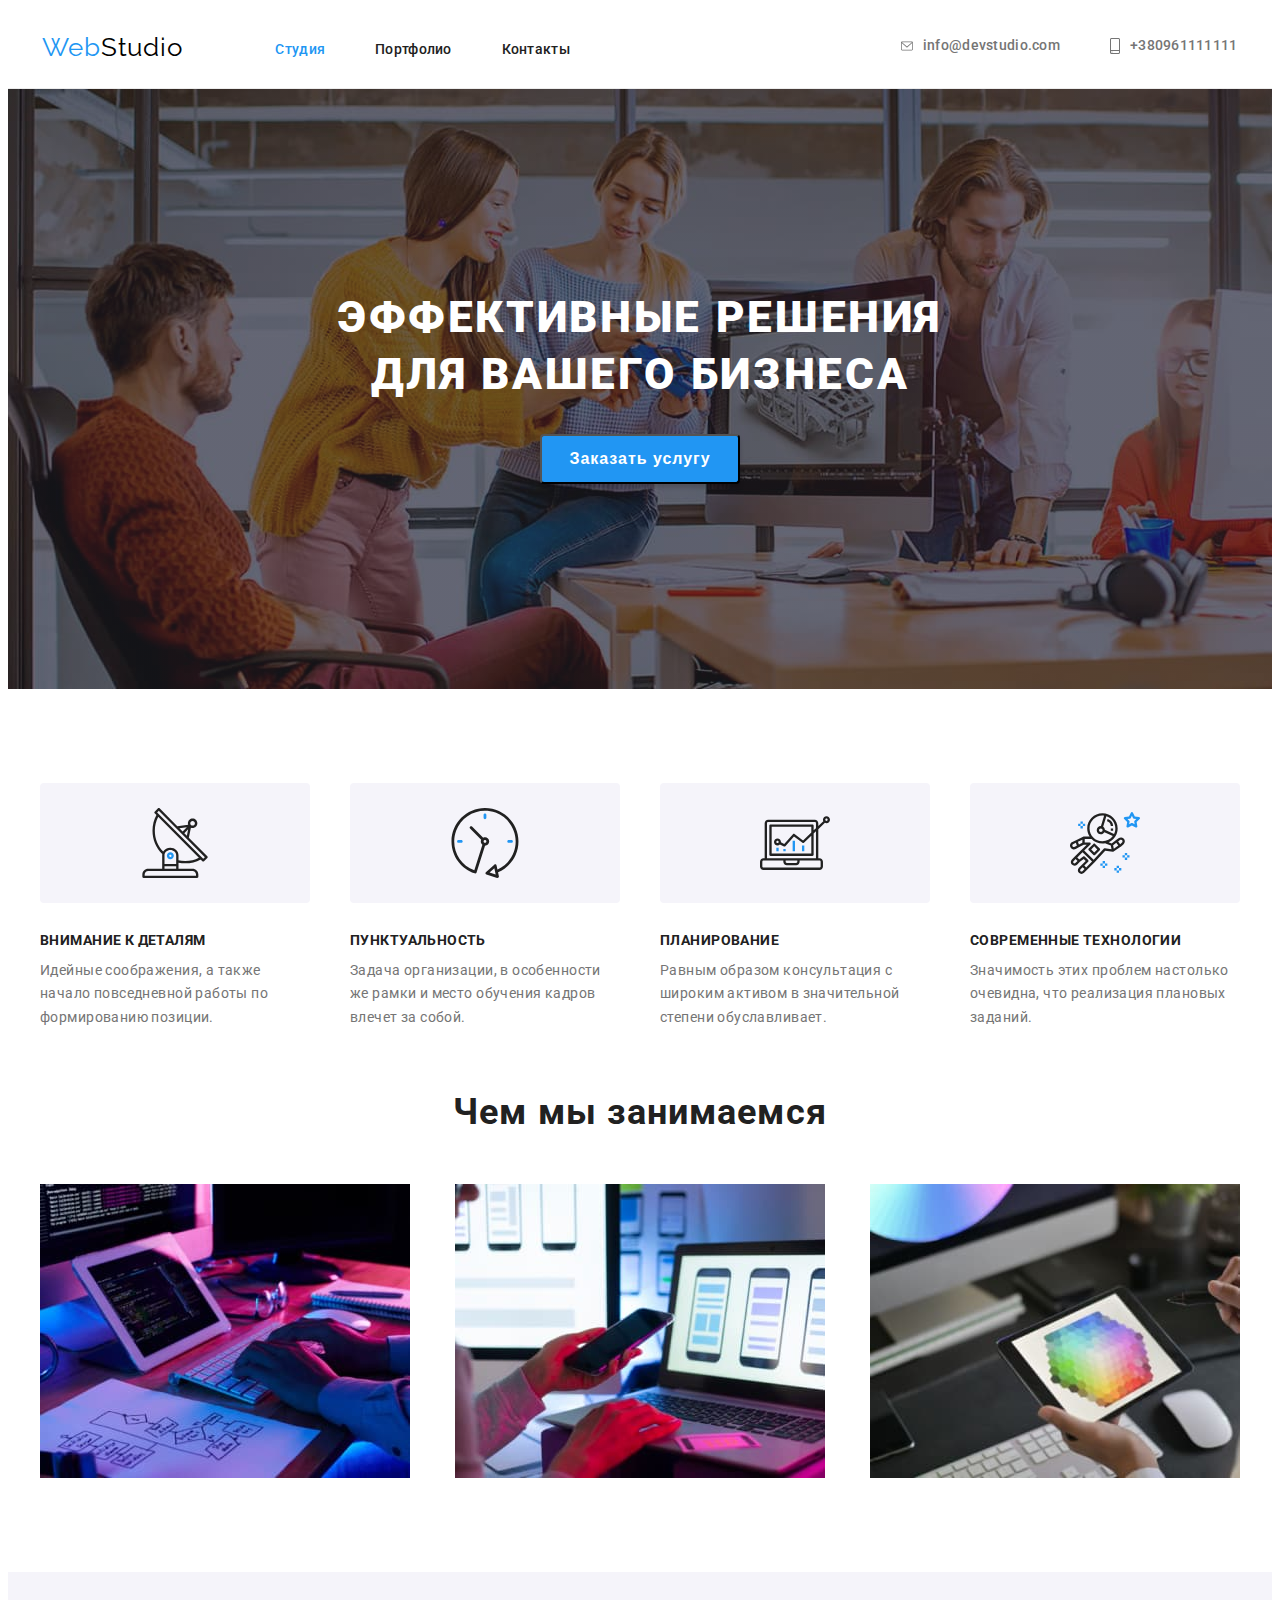
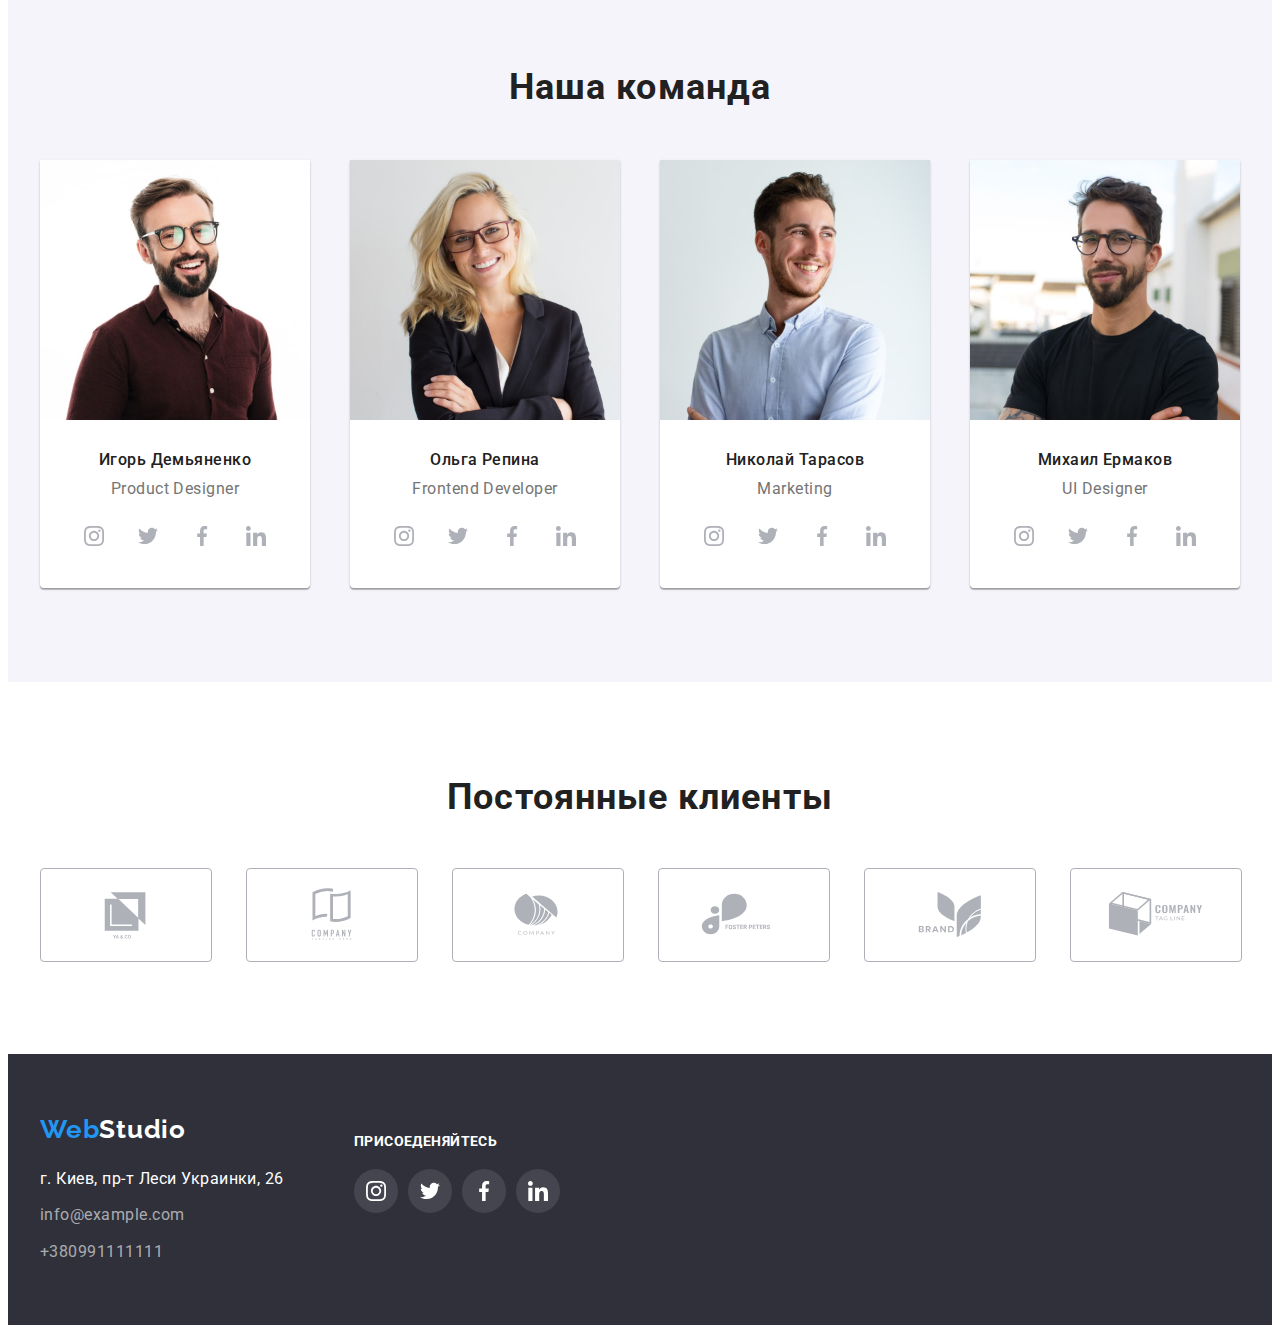
<file: index.html>
<!DOCTYPE html>
<html lang="ru">
<head>
    <meta charset="UTF-8">
    <meta http-equiv="X-UA-Compatible" content="IE=edge">
    <meta name="viewport" content="width=device-width, initial-scale=1.0">
    <title>Document</title>
    <link rel="preconnect" href="https://fonts.googleapis.com">
    <link rel="preconnect" href="https://fonts.gstatic.com" crossorigin>
    <link href="https://fonts.googleapis.com/css2?family=Raleway:wght@700&family=Roboto:wght@400;500;700;900&display=swap" rel="stylesheet">
    <link rel="stylesheet" href="https://cdnjs.cloudflare.com/ajax/libs/modern-normalize/1.1.0/modern-normalize.min.css" integrity="sha512-wpPYUAdjBVSE4KJnH1VR1HeZfpl1ub8YT/NKx4PuQ5NmX2tKuGu6U/JRp5y+Y8XG2tV+wKQpNHVUX03MfMFn9Q==" crossorigin="anonymous" referrerpolicy="no-referrer" />
    <link rel="stylesheet" href="./css/style.css">
</head>
<body class="body">

    <!--Шапка сайта-->

    <header class="head">
        <div class="header container">
           
            <a class="logo" href="index.html"> <span class="web-style">Web</span><span class="studio-style">Studio</span> </a>
     
            <nav class="nav-box">
                <ul class="nav-links">
                    <li class="nav-items"><a href="index.html" class="nav-link active-page">Студия</a></li>
                    <li class="nav-items"><a href="portfolio.html" class="nav-link">Портфолио</a></li>
                    <li class="nav-items"><a href="" class="nav-link">Контакты</a></li>
                </ul>
                <ul class="link-box">
                    <li class="mail">
                        <a href="mailto:info@devstudio.com" class="link-box_mail">
                            <svg class="card-icon" width="12" height="16">
                                <use href="./img/sprite.svg#icon-envelope"></use>
                            </svg>
                            info@devstudio.com
                        </a>
                    </li>
                    <li>
                        <a href="tel:+380961111111" class="link-box_phone">
                            <svg class="card-icon" width="10" height="16">
                                <use href="./img/sprite.svg#icon-smartphone"></use>
                            </svg>
                            +380961111111
                        </a>
                    </li>
                </ul>
            </nav>
        </div>

    </header>
       
    <main>
        
        <!-- Герой -->

        <section class="hero-box">
            <div class="container">
                <h1 class="slogan-box">Эффективные решения для вашего бизнеса</h1>
                <button type="button" class="button"> Заказать услугу</button>
            </div>
            
        </section>
        
        <!-- Инструменты работы -->
        
        <section class="work-tools">
            <div class="container">
                <ul class="work-tools_box">
                    <li class="work-tools_list">
                        <div class="work-tools-icon" href="#">
                            <svg class="tools-icon" width="70" height="70">
                                <use href="./img/symbol-defs.svg#icon-antenna" width="70" height="70"></use>
                            </svg>
                        </div>
                        <h3 class="work-tools_name">Внимание к деталям</h3>
                        <p class="work-tools_text">Идейные соображения, а также начало повседневной работы по формированию позиции.</p>
                    </li>
                    <li class="work-tools_list">
                        <div class="work-tools-icon" href="#">
                            <svg class="tools-icon" width="70" height="70">
                                <use href="./img/symbol-defs.svg#icon-clock" width="70" height="70"></use>
                            </svg>
                        </div>
                        <h3 class="work-tools_name">Пунктуальность</h3>
                        <p class="work-tools_text">Задача организации, в особенности же рамки и место обучения кадров влечет за собой.</p>
                    </li>
                    <li class="work-tools_list">
                        <div class="work-tools-icon" href="#">
                            <svg class="tools-icon" width="70" height="70">
                                <use href="./img/symbol-defs.svg#icon-diagram" width="70" height="70"></use>
                            </svg>
                        </div>
                        <h3 class="work-tools_name">Планирование</h3>
                        <p class="work-tools_text">Равным образом консультация с широким активом в значительной степени обуславливает.</p>
                    </li>
                    <li class="work-tools_list">
                        <div class="work-tools-icon" href="#">
                            <svg class="tools-icon" width="70" height="70">
                                <use href="./img/symbol-defs.svg#icon-astronaut" width="70" height="70"></use>
                            </svg>
                        </div>
                        <h3 class="work-tools_name">Современные технологии</h3>
                        <p class="work-tools_text">Значимость этих проблем настолько очевидна, что реализация плановых заданий.</p>
                    </li>
                </ul>
            </div>
        </section>
    
        <!--Чем занимаемся-->
        
        <section class="specification">
            <div class="container">
                <h2>Чем мы занимаемся</h2>
                <div class="specification-box">
                    <ul class="specification-list">
                        <li class="specification-item"><img src="./img/box1.jpg"
                            alt="Наша-спецификация-1"
                            width="370"
                            height="294"></li>
                        <li class="specification-item"><img src="./img/box2.jpg" 
                            alt="Наша-спецификация-2"
                            width="370"
                            height="294"></li>
                        <li class="specification-item"><img src="./img/box3.jpg" 
                            alt="Наша-спецификация-3"
                            width="370"
                            height="294"></li>
                    </ul>    
                </div>
            </div>
            
        </section>
        
        <!--Наша команда-->

        <section class="team">
            <h2 class="team-name">Наша команда</h2>
            <div class="container">
                <ul class="team-list">
                    <li class="team-item">
                        <div class="team-card">
                            <img src="./img/img1.jpg" alt="Игорь Демьяненко" 
                            width="270" 
                            height="260">
                            <h3 class="team-member-name">Игорь Демьяненко</h3>
                            <p class="team-member-specification">Product Designer</p>
                            <ul class="social-links">
                                <li class="social-link">
                                    <a class="link-icon" href="#">
                                        <svg class="social-icon" width="20" height="20">
                                            <use href="./img/sprite.svg#icon-instagram"></use>
                                        </svg>
                                    </a>
                                </li>
                                <li class="social-link">
                                    <a class="link-icon" href="#">
                                        <svg class="social-icon" width="20" height="20">
                                            <use href="./img/sprite.svg#icon-twitter"></use>
                                        </svg>
                                    </a>
                                </li>
                                <li class="social-link">
                                    <a class="link-icon" href="#">
                                        <svg class="social-icon" width="20" height="20">
                                            <use href="img/sprite.svg#icon-facebook"></use>
                                        </svg>
                                    </a>
                                </li>
                                <li class="social-link">
                                    <a class="link-icon" href="#">
                                        <svg class="social-icon" width="20" height="20">
                                            <use href="./img/sprite.svg#icon-linkedin"></use>
                                        </svg>
                                    </a>
                                </li>
                            </ul>
                        </div>
                        
                    </li>
                    <li class="team-item">
                        <div class="team-card">
                            <img src="./img/img2.jpg" alt="Ольга Репина"
                            width="270" 
                            height="260">
                            <h3 class="team-member-name">Ольга Репина</h3>
                            <p class="team-member-specification">Frontend Developer</p>
                            <ul class="social-links">
                                <li class="social-link">
                                    <a class="link-icon" href="#">
                                        <svg class="social-icon" width="20" height="20">
                                            <use href="./img/sprite.svg#icon-instagram"></use>
                                        </svg>
                                    </a>
                                </li>
                                <li class="social-link">
                                    <a class="link-icon" href="#">
                                        <svg class="social-icon" width="20" height="20">
                                            <use href="./img/sprite.svg#icon-twitter"></use>
                                        </svg>
                                    </a>
                                </li>
                                <li class="social-link">
                                    <a class="link-icon" href="#">
                                        <svg class="social-icon" width="20" height="20">
                                            <use href="img/sprite.svg#icon-facebook"></use>
                                        </svg>
                                    </a>
                                </li>
                                <li class="social-link">
                                    <a class="link-icon" href="#">
                                        <svg class="social-icon" width="20" height="20">
                                            <use href="./img/sprite.svg#icon-linkedin"></use>
                                        </svg>
                                    </a>
                                </li>
                            </ul>
                        </div>
                    </li>
                    <li class="team-item">
                        <div class="team-card">
                            <img src="./img/img3.jpg" alt="Николай Тарасов"
                            width="270" 
                            height="260">
                            <h3 class="team-member-name">Николай Тарасов</h3>
                            <p class="team-member-specification">Marketing</p>
                            <ul class="social-links">
                                <li class="social-link">
                                    <a class="link-icon" href="#">
                                        <svg class="social-icon" width="20" height="20">
                                            <use href="./img/sprite.svg#icon-instagram"></use>
                                        </svg>
                                    </a>
                                </li>
                                <li class="social-link">
                                    <a class="link-icon" href="#">
                                        <svg class="social-icon" width="20" height="20">
                                            <use href="./img/sprite.svg#icon-twitter"></use>
                                        </svg>
                                    </a>
                                </li>
                                <li class="social-link">
                                    <a class="link-icon" href="#">
                                        <svg class="social-icon" width="20" height="20">
                                            <use href="img/sprite.svg#icon-facebook"></use>
                                        </svg>
                                    </a>
                                </li>
                                <li class="social-link">
                                    <a class="link-icon" href="#">
                                        <svg class="social-icon" width="20" height="20">
                                            <use href="./img/sprite.svg#icon-linkedin"></use>
                                        </svg>
                                    </a>
                                </li>
                            </ul>
                        </div>
                    </li>
                    <li class="team-item">
                        <div class="team-card">
                            <img src="./img/img4.jpg" alt="Михаил Ермаков"
                            width="270" 
                            height="260">
                            <h3 class="team-member-name">Михаил Ермаков</h3>
                            <p class="team-member-specification">UI Designer</p>
                            <ul class="social-links">
                                <li class="social-link">
                                    <a class="link-icon" href="#">
                                        <svg class="social-icon" width="20" height="20">
                                            <use href="./img/sprite.svg#icon-instagram"></use>
                                        </svg>
                                    </a>
                                </li>
                                <li class="social-link">
                                    <a class="link-icon" href="#">
                                        <svg class="social-icon" width="20" height="20">
                                            <use href="./img/sprite.svg#icon-twitter"></use>
                                        </svg>
                                    </a>
                                </li>
                                <li class="social-link">
                                    <a class="link-icon" href="#">
                                        <svg class="social-icon" width="20" height="20">
                                            <use href="img/sprite.svg#icon-facebook"></use>
                                        </svg>
                                    </a>
                                </li>
                                <li class="social-link">
                                    <a class="link-icon" href="#">
                                        <svg class="social-icon" width="20" height="20">
                                            <use href="./img/sprite.svg#icon-linkedin"></use>
                                        </svg>
                                    </a>
                                </li>
                            </ul>
                        </div>
                    </li>
                </ul>
            </div>
        </section>

        <!-- Постоянные клиенты -->

        <section class="regular-customers">
            <div class="container">
                <h2 class="customers-name">Постоянные клиенты</h2>
                <ul class="customer-box">
                    <li class="customers-list">
                        <a class="customer-link" href="#">
                            <svg width="106" height="60">
                                <use href="img/sprite.svg#icon-Logo1"></use>
                            </svg>
                        </a>
                    </li>
                    <li class="customers-list">
                        <a class="customer-link" href="#">
                            <svg width="106" height="60">
                                <use href="img/sprite.svg#icon-Logo2"></use>
                            </svg>
                        </a>
                    </li>
                    <li class="customers-list">
                        <a class="customer-link" href="#">
                            <svg width="106" height="60">
                                <use href="img/sprite.svg#icon-Logo3"></use>
                            </svg>
                        </a>
                    </li>
                    <li class="customers-list">
                        <a class="customer-link" href="#">
                            <svg width="106" height="60">
                                <use href="img/sprite.svg#icon-Logo4"></use>
                            </svg>
                        </a>
                    </li>
                    <li class="customers-list">
                        <a class="customer-link" href="#">
                            <svg width="106" height="60">
                                <use href="img/sprite.svg#icon-Logo5"></use>
                            </svg>
                        </a>
                    </li>
                    <li class="customers-list">
                        <a class="customer-link" href="#">
                            <svg width="106" height="60">
                                <use href="img/sprite.svg#icon-Logo6"></use>
                            </svg>
                        </a>
                    </li>
                </ul>
            </div>
        </section>
    </main>

    <!-- Футер -->

    
    <footer class="footer">
        <div class="container column">
            <div class="nav-footer">
                <a class="logo-footer" href="index.html"> <span class="web-style-footer">Web</span><span class="studio-style-footer">Studio</span> </a>
                <address>
                    <ul>
                        <li class="footer-box">
                            <p class="footer-link location">г. Киев, пр-т Леси Украинки, 26</p>
                        </li>
                        <li class="footer-box">
                            <a class="footer-link" href="mailto:info@example.com">info@example.com</a>
                        </li>
                        <li class="footer-box">
                            <a class="footer-link" href="tel:+380991111111">+380991111111</a>
                        </li>
                    </ul>
                </address>
            </div>
            <div>
                <h4 class="footer-icon-name">ПРИСОЕДЕНЯЙТЕСЬ</h4>
                <ul class="social-links in-footer">
                    <li class="social-link">
                        <a class="link-icon foot" href="#">
                            <svg class="social-icon in-foot" width="20" height="20">
                                <use href="./img/sprite.svg#icon-instagram"></use>
                            </svg>
                        </a>
                    </li>
                    <li class="social-link">
                        <a class="link-icon foot" href="#">
                            <svg class="social-icon in-foot" width="20" height="20">
                                <use href="./img/sprite.svg#icon-twitter"></use>
                            </svg>
                        </a>
                    </li>
                    <li class="social-link">
                        <a class="link-icon foot" href="#">
                            <svg class="social-icon in-foot" width="20" height="20">
                                <use href="img/sprite.svg#icon-facebook"></use>
                            </svg>
                        </a>
                    </li>
                    <li class="social-link">
                        <a class="link-icon foot" href="#">
                            <svg class="social-icon in-foot" width="20" height="20">
                                <use href="./img/sprite.svg#icon-linkedin"></use>
                            </svg>
                        </a>
                    </li>
                </ul>
            </div>
        </div>
    </footer>

</body>
</html>
</file>
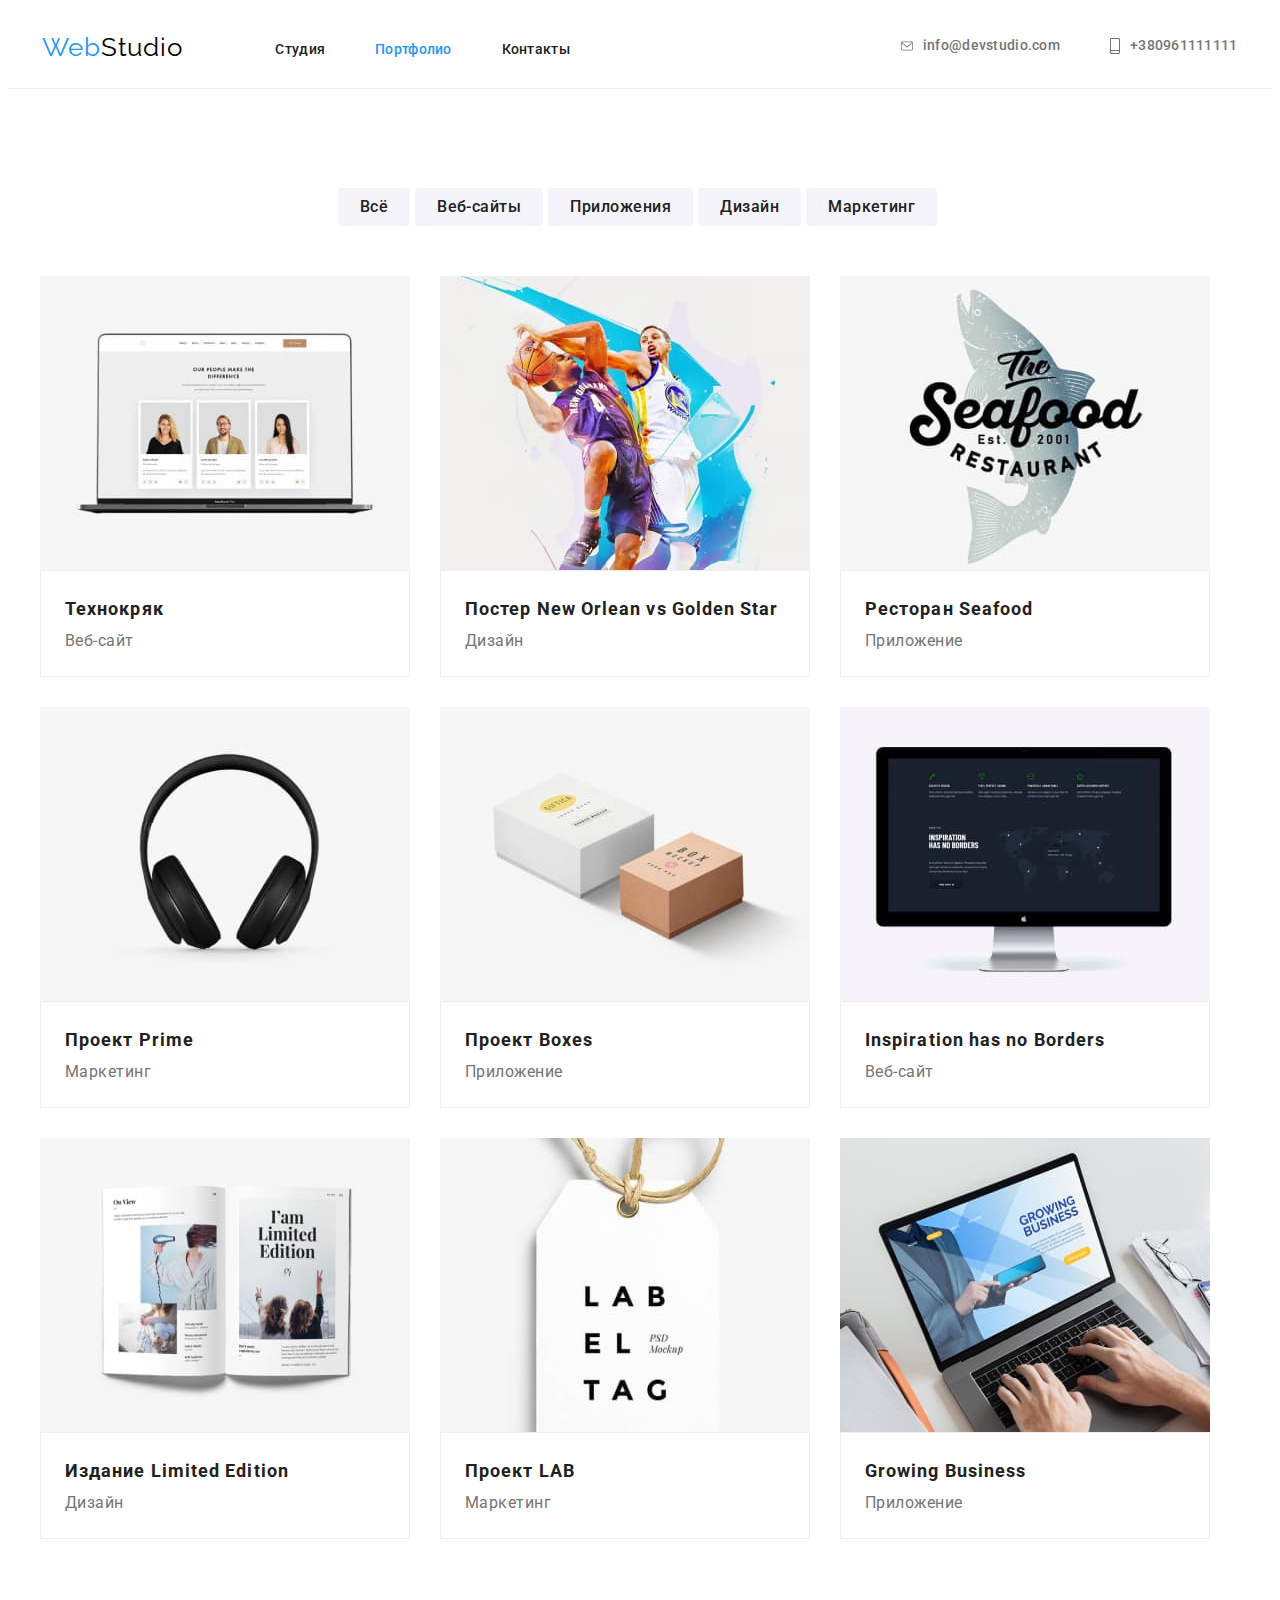
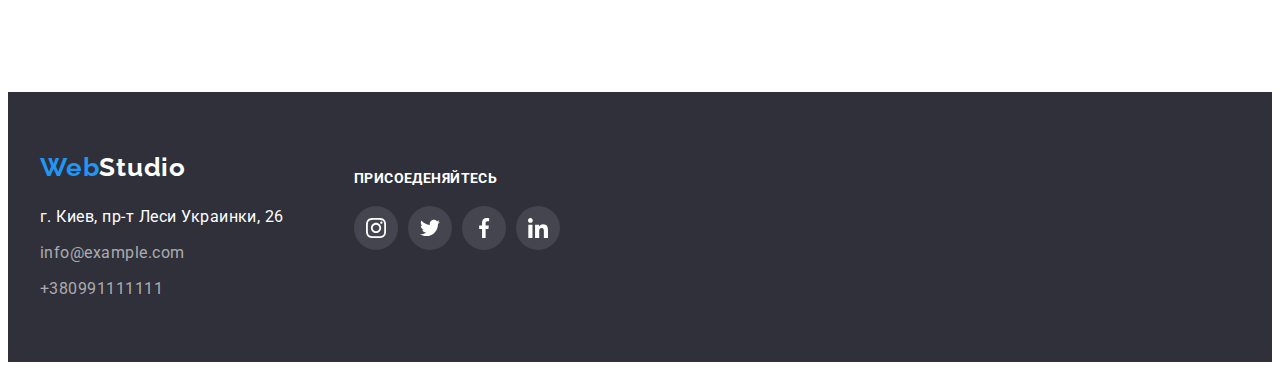
<file: portfolio.html>
<!DOCTYPE html>
<html lang="ru">
<head>
    <meta charset="UTF-8">
    <meta http-equiv="X-UA-Compatible" content="IE=edge">
    <meta name="viewport" content="width=device-width, initial-scale=1.0">
    <title>Portfolio</title>
    <link rel="preconnect" href="https://fonts.googleapis.com">
    <link rel="preconnect" href="https://fonts.gstatic.com" crossorigin>
    <link href="https://fonts.googleapis.com/css2?family=Raleway:wght@700&family=Roboto:wght@400;500;700;900&display=swap" rel="stylesheet">
    <link rel="stylesheet" href="https://cdnjs.cloudflare.com/ajax/libs/modern-normalize/1.1.0/modern-normalize.min.css" integrity="sha512-wpPYUAdjBVSE4KJnH1VR1HeZfpl1ub8YT/NKx4PuQ5NmX2tKuGu6U/JRp5y+Y8XG2tV+wKQpNHVUX03MfMFn9Q==" crossorigin="anonymous" referrerpolicy="no-referrer" />
    <link rel="stylesheet" href="./css/style.css">
</head>
<body class="body">

    <!--Шапка сайта-->

    <header class="head">
        <div class="header container">
           
            <a class="logo" href="index.html"> <span class="web-style">Web</span><span class="studio-style">Studio</span> </a>
     
            <nav class="nav-box">
                <ul class="nav-links">
                    <li class="nav-items"><a href="index.html" class="nav-link">Студия</a></li>
                    <li class="nav-items"><a href="portfolio.html" class="nav-link active-page">Портфолио</a></li>
                    <li class="nav-items"><a href="" class="nav-link">Контакты</a></li>
                </ul>
                <ul class="link-box">
                    <li class="mail">
                        <a href="mailto:info@devstudio.com" class="link-box_mail">
                            <svg class="card-icon" width="12" height="16">
                                <use href="./img/sprite.svg#icon-envelope"></use>
                            </svg>
                            info@devstudio.com
                        </a>
                    </li>
                    <li>
                        <a href="tel:+380961111111" class="link-box_phone">
                            <svg class="card-icon" width="10" height="16">
                                <use href="./img/sprite.svg#icon-smartphone"></use>
                            </svg>
                            +380961111111
                        </a>
                    </li>
                </ul>
            </nav>
        </div>

    </header>
    
    <main> 

        <!--Вкладки сйта-->

        <section class="portfolio-box">
            <div class="container">
                
                <ul class="buttons">
                    <li><button type="button" class="button-portfolio">Всё</button></li>
                    <li><button type="button" class="button-portfolio">Веб-сайты</button></li>
                    <li><button type="button" class="button-portfolio">Приложения</button></li>
                    <li><button type="button" class="button-portfolio">Дизайн</button></li>
                    <li><button type="button" class="button-portfolio">Маркетинг</button></li>
                </ul>
            
        <!--Проекты-->
            
                <ul class="project">
                    <li class="project-list">
                        <img src="./img/portfolio/img_1.jpg" alt="Технокряк">
                        <div class="project-text">
                            <h3 class="project-name">Технокряк</h3>
                            <p class="project-work">Веб-сайт</p>
                        </div>
                        
                    </li>
                    <li class="project-list">
                        <img src="./img/portfolio/img_2.jpg" alt="Постер New Orlean vs Golden Star">
                        <div class="project-text">
                            <h3 class="project-name">Постер New Orlean vs Golden Star</h3>
                            <p class="project-work">Дизайн</p>
                        </div>
                        
                    </li>
                    <li class="project-list">
                        <img src="./img/portfolio/img_3.jpg" alt="Ресторан Seafood">
                        <div class="project-text">
                            <h3 class="project-name">Ресторан Seafood</h3>
                            <p class="project-work">Приложение</p>
                        </div>
                        
                    </li>
                    <li class="project-list">
                        <img src="./img/portfolio/img_4.jpg" alt="Проект Prime">
                        <div class="project-text">
                            <h3 class="project-name">Проект Prime</h3>
                            <p class="project-work">Маркетинг</p>
                        </div>
                        
                    </li>
                    <li class="project-list">
                        <img src="./img/portfolio/img_5.jpg" alt="Проект Boxes">
                        <div class="project-text">
                            <h3 class="project-name">Проект Boxes</h3>
                            <p class="project-work">Приложение</p>
                        </div>
                        
                    </li>
                    <li class="project-list">
                        <img src="./img/portfolio/img_6.jpg" alt="Inspiration has no Borders">
                        <div class="project-text">
                            <h3 class="project-name">Inspiration has no Borders</h3>
                            <p class="project-work">Веб-сайт</p>
                        </div>
                        
                    </li>
                    <li class="project-list">
                        <img src="./img/portfolio/img_7.jpg" alt="Издание Limited Edition">
                        <div class="project-text">
                            <h3 class="project-name">Издание Limited Edition</h3>
                            <p class="project-work">Дизайн</p>
                        </div>
                        
                    </li>
                    <li class="project-list">
                        <img src="./img/portfolio/img_8.jpg" alt="Проект LAB">
                        <div class="project-text">
                            <h3 class="project-name">Проект LAB</h3>
                            <p class="project-work">Маркетинг</p>
                        </div>
                        
                    </li>
                    <li class="project-list">
                        <img src="./img/portfolio/img_9.jpg" alt="Growing Business">
                        <div class="project-text">
                            <h3 class="project-name">Growing Business</h3>
                            <p class="project-work">Приложение</p>
                        </div>
                        
                    </li>
                </ul>
            </div>
        </section>
        
    </main>
            
        <!--Футер-->
        
        <footer class="footer">
            <div class="container column">
                <div class="nav-footer">
                    <a class="logo-footer" href="index.html"> <span class="web-style-footer">Web</span><span class="studio-style-footer">Studio</span> </a>
                    <address>
                        <ul>
                            <li class="footer-box">
                                <p class="footer-link location">г. Киев, пр-т Леси Украинки, 26</p>
                            </li>
                            <li class="footer-box">
                                <a class="footer-link" href="mailto:info@example.com">info@example.com</a>
                            </li>
                            <li class="footer-box">
                                <a class="footer-link" href="tel:+380991111111">+380991111111</a>
                            </li>
                        </ul>
                    </address>
                </div>
                <div>
                    <h4 class="footer-icon-name">ПРИСОЕДЕНЯЙТЕСЬ</h4>
                    <ul class="social-links in-footer">
                        <li class="social-link">
                            <a class="link-icon foot" href="#">
                                <svg class="social-icon in-foot" width="20" height="20">
                                    <use href="./img/sprite.svg#icon-instagram"></use>
                                </svg>
                            </a>
                        </li>
                        <li class="social-link">
                            <a class="link-icon foot" href="#">
                                <svg class="social-icon in-foot" width="20" height="20">
                                    <use href="./img/sprite.svg#icon-twitter"></use>
                                </svg>
                            </a>
                        </li>
                        <li class="social-link">
                            <a class="link-icon foot" href="#">
                                <svg class="social-icon in-foot" width="20" height="20">
                                    <use href="img/sprite.svg#icon-facebook"></use>
                                </svg>
                            </a>
                        </li>
                        <li class="social-link">
                            <a class="link-icon foot" href="#">
                                <svg class="social-icon in-foot" width="20" height="20">
                                    <use href="./img/sprite.svg#icon-linkedin"></use>
                                </svg>
                            </a>
                        </li>
                    </ul>
                </div>
            </div>
        </footer>

</body>
</html>
</file>
<file: css/style.css>
:root {
    --theme-colour: #2196F3;

    --text-primary: #212121;
    --text-secondary: #757575;
    
    --primary-font: "Roboto";
    --secondary-font: "Raleway";
}

body {
    font-family: var(--primary-font);
}

ul,li {
    list-style: none;
    margin: 0px;
}

a {text-decoration: none;}

address {font-style: normal;}

h1,h2,h3,p{
    margin: auto;
}

img{
    display: block;
    margin: 0;
}

ul,li{
    padding: 0px;
}

h2{
    font-weight: bold;
    font-size: 36px;
    line-height: 1.2;
    text-align: center;
    letter-spacing: 0.03em;
    color: var(--text-primary);
    }
.container{
    width: 1200px;
    margin-left: auto;
    margin-right: auto;
    padding-left: 15px;
    padding-right: 15px;
        
    }

/*Стилизирование хедера*/

    .head{
        border-bottom: 1px solid #ECECEC;
    }

    .header{
        display: flex;
        align-items: center;
        justify-content: center;
        left: 0px;
        top: 80px;
        
    }
    
    .logo{
        font-family: var(--secondary-font), sans-serif;
        font-style: normal;
        font-size: 26px;
        line-height: 1.2;
        letter-spacing: 0.03em;
        margin-right: 93px;
        padding-top: 24px;
        padding-bottom: 25px;  
        }

    .nav-links{
        display: flex;
        margin: 0;
        margin-right: 331px;
    }
    .nav-box{
        background: #FFFFFF;
        display: flex;
        align-items: center;
        
    }
    .web-style{
        color: #2196F3;
    }
    .studio-style{
        color: #000000;
    }
    .nav-items:not(:last-child){
        margin-right: 50px;
    }

    .nav-link:hover,
    .nav-link:focus{
        color: var(--theme-colour);
        }

    .nav-link{
        font-family: var(--primary-font);
        font-style: normal;
        font-weight: 500;
        font-size: 14px;
        line-height: 1.1;
        letter-spacing: 0.02em;
        color: var(--text-primary);
    }

    .active-page{
        color: var(--theme-colour);
    }

    .link-box{
        display: flex;
        margin-left: auto;
    }
    
    .card-icon{
        fill: #757575;
        margin-right: 10px;
    }
    
    
    .link-box_mail,
    .link-box_phone{
        font-family: var(--primary-font);
        font-style: normal;
        font-weight: 500;
        font-size: 14px;
        line-height: 1.1;
        letter-spacing: 0.02em;
        color: var(--text-secondary); 
        display: inline-flex;
    }

    .link-box_mail:hover .card-icon,
    .link-box_mail:focus .card-icon{
        fill: var(--theme-colour);
    }
    .link-box_phone:hover .card-icon,
    .link-box_phone:focus .card-icon{
        fill: var(--theme-colour);
    }
    .link-box_mail:hover,
    .link-box_mail:focus,
    .link-box_phone:hover,
    .link-box_phone:focus{
        color: var(--theme-colour);
    }

    
    .link-box_mail{
        margin-right: 50px;
    }

    .hero-box{
        height: 600px;
        background: #2F303A;
        margin: auto;
        background-image: linear-gradient(to right, rgba(47, 48, 58, 0.4), rgba(47, 48, 58, 0.4)), url(../img/background_image.jpg);
        max-width: 1600px;
    }

    .slogan-box{
        font-weight: 900;
        font-size: 44px;
        line-height: 1.3;
        text-align: center;
        letter-spacing: 0.06em;
        text-transform: uppercase;
        color: #FFFFFF;
        width: 696px;
        padding-top: 200px;
        margin-bottom: 30px;
        }

    .button{
        width: 200px;
        height: 50px;
        background: #2196F3;
        box-shadow: 0px 4px 4px rgba(0, 0, 0, 0.15);
        border-radius: 4px;
        font-weight: bold;
        font-size: 16px;
        line-height: 30px;
        letter-spacing: 0.06em;
        color: #FFFFFF;
        margin: auto;
        display: block;
        }

    .button:hover{
        color: #188CE8;
    }
  
        /* Стилизирование инструментов работы */

    .work-tools{ 
        padding-bottom: 94px;
        padding-top: 94px;
    }

    .work-tools_list{
        width: 270px;
        height: 120px;
    }
    
    .work-tools_box{
        display: flex;
        justify-content: space-between;
    }
    
    .tools-icon{
        
        display: flex;
        align-items: center;
        justify-content: center;
        
    }
    .work-tools-icon{
        display: flex;
        align-items: center;
        justify-content: center;
        background: #F5F4FA;
        border-radius: 4px;
        width: 100%;
        height: 100%;
        margin-bottom: 30px
    }


    .work-tools_name{
        font-weight: bold;
        font-size: 14px;
        line-height: 1.1;
        letter-spacing: 0.03em;
        text-transform: uppercase;
        color: var(--text-primary);
        margin-bottom: 10px;
        }

    .work-tools_text{
        font-weight: normal;
        font-size: 14px;
        line-height: 1.7;
        letter-spacing: 0.03em;
        color:  var(--text-secondary);
        }
    
    /* Чем занимаемся */

    
    .specification{
        padding-top: 94px; 
        padding-bottom: 94px;
    }

    .specification-box{
        display: flex;
        margin-top: 50px;
    }
    .specification-list{
        width: 1200px;
        display: flex;
        justify-content: space-between;
        margin: 0px;
    }
    .specification-item{
        display: flex;
        display: inline-block;
        
    }
    
    /* Стилизироваие блока структуры команды */
        
    .team{
        background: #F5F4FA;
        padding-top: 94px;
        padding-bottom: 94px;
    }
    .team-name{
        margin-bottom: 50px;
        
    }
    
    .team-member-name{
        font-weight: 500;
        font-size: 16px;
        line-height: 1.2;
        letter-spacing: 0.03em;
        color: var(--text-primary);
        display: flex;
        justify-content: center;
        margin-top: 30px;
        }

    .team-list{
        display: flex;
        justify-content: space-between;
        margin: 0px;
        
    }
    .team-item{
        background: #FFFFFF;
        box-shadow: 0px 1px 3px rgba(0, 0, 0, 0.12), 0px 1px 1px rgba(0, 0, 0, 0.14), 0px 2px 1px rgba(0, 0, 0, 0.2);
        border-radius: 0px 0px 4px 4px 
    }
    .team-card{
        margin-bottom: 30px;
    }

    .team-member-specification{
        font-weight: normal;
        font-size: 16px;
        line-height: 1.2;
        letter-spacing: 0.03em;
        color: var(--text-secondary);
        padding-top: 10px;
        display: flex;
        justify-content: center;
    }
    .social-links{
        display: flex;
        justify-content: space-between;
        margin-left: 32px;
        margin-right: 32px;
        margin-top: 16px;
    }
    .social-link{
      display: flex;  
        
    }
    
    .link-icon:hover .social-icon,
    .link-icon:focus .social-icon {
        fill: #FFFFFF;
    }
    .link-icon:hover, .link-icon:focus {
        background-color: #2196F3;
    }
    .link-icon{
        display: inline-flex;
        align-items: center;
        justify-content: center;
        width: 44px;
        height: 44px;
        border-radius: 50%;
    }

    .social-icon{
        fill: #AFB1B8;
    }
    

    /* Постоянные клиенты */
        
    .regular-customers{
        padding-top: 94px;
        padding-bottom: 94px;
    }
    .customers-name{
        font-family: Roboto;
        font-style: normal;
        font-weight: bold;
        font-size: 36px;
        line-height: 42px;
        text-align: center;
        letter-spacing: 0.03em;
        color: #212121;

    }
    .customer-link{
        width: 100%;
        height: 100%;
        fill: #AFB1B8;
        display: flex;
        justify-content: center;
        align-items: center;
        border: 1px solid #AFB1B8;
        border-radius: 4px;
    }
    .customer-link:focus,
    .customer-link:hover{
        border-color: #2196F3;
        fill: #2196F3;
    }
    .customer-box{
        display: flex;
        justify-content: space-between;
        margin-top: 50px;
    }
    .customers-list{
        width: 170px;
        height: 92px;
        box-sizing: border-box;
        

    }
    

        /* Стилизирование футера */
    
    .footer{
        background: #2F303A;
        padding-top: 60px;
        padding-bottom: 60px;
        
    }

    .column{
        display: flex;
    }
     
    .logo-footer{
        display: inline-block;
        font-family: Raleway, sans-serif;
        font-style: normal;
        font-weight: 700;
        font-size: 26px;
        line-height: 1.2;
        letter-spacing: 0.03em;
        margin-bottom: 20px;
        }

    .footer-link{
        display: flex;
        font-style: normal;
        font-weight: 400;
        line-height: 1.7;
        letter-spacing: 0.03em;
        color: rgba(255, 255, 255, 0.6);
        }

    .nav-footer{
        margin-right: 70px;
    }

    .location{
        color: #FFFFFF;
    }
    .in-footer{
        margin-left: 0px;
    }
    .in-foot{
        fill: #FFFFFF;
    }

    .foot{
        background: rgba(255, 255, 255, 0.1);
        margin-right: 10px;
    }
    
    .footer-box{
        margin-bottom: 9px;
        }

    .footer-box:last-child {
        margin-bottom: 0;
        }
    

    .studio-style-footer{
        font-weight: bold;
        font-size: 26px;
        line-height: 1.2;
        letter-spacing: 0.03em;
        color: #FFFFFF;
        }

    .logo-footer{
        font-weight: bold;
        font-size: 26px;
        line-height: 1.2;
        letter-spacing: 0.03em;
        color: #FFFFFF;
        }

    .web-style-footer{
        font-family: var(--secondary-font), sans-serif;
        font-size: 26px;
        line-height: 1.2;
        letter-spacing: 0.03em;
        color: #2196F3;
        }

    .footer-icon-name{
        color: #FFFFFF;
        margin-bottom: 20px;
        font-family: Roboto;
        font-style: normal;
        font-weight: bold;
        font-size: 14px;
        line-height: 16px;
        letter-spacing: 0.03em;
    }
    

   

    /* Стилизирование кнопок портфолио */

    .buttons{
        display: flex;
        justify-content: center;
        margin-bottom: 50px;
    }

    .button-portfolio{
        font-family: var(--primary-font);
        font-weight: 500;
        font-size: 16px;
        line-height: 1.6;
        text-align: center;
        letter-spacing: 0.03em; 
        color: var(--text-primary);
        margin-right: 5px;
        padding-left: 22px;
        padding-right: 22px;
        height: 38px;
        background: #F5F4FA;
        border-radius: 4px;
        border: none;
    }
    .button-portfolio:hover,
    .button-portfolio:focus {
        background-color: var(--theme-colour);
        color: #FFFFFF;
        box-shadow: 0px 1px 1px rgba(0, 0, 0, 0.12), 0px 4px 4px rgba(0, 0, 0, 0.06), 1px 4px 6px rgba(0, 0, 0, 0.16);
    }

    .project{
        display: flex;
        flex-wrap: wrap;
        
    }

    .project-name{
        font-family: var(--primary-font);
        font-style: normal;
        font-weight: bold;
        font-size: 18px;
        line-height: 2;
        letter-spacing: 0.06em;
        color: var(--text-primary);
        
    }
   .project-work{
        font-family: var(--primary-font);
        font-style: normal;
        font-weight: normal;
        font-size: 16px;
        line-height: 1.8;
        letter-spacing: 0.03em;
        color: var(--text-secondary);
        
    }
    .project-list{
        background: #FFFFFF;
        box-sizing: border-box;
        margin-bottom: 30px;
        margin-right: 30px;
    }
    .project-list:focus,
    .project-list:hover {
        box-shadow: 0px 1px 1px rgba(0, 0, 0, 0.12), 0px 4px 4px rgba(0, 0, 0, 0.06), 1px 4px 6px rgba(0, 0, 0, 0.16);
    }
    .project-list:nth-child(3n+3) {
        margin-right: 0px;
    }
    
    .project-text{
       padding: 20px 24px 20px 24px; 
       border: 1px solid #EEEEEE;
    }
    .portfolio-box{
        
        padding-bottom: 89px;
        padding-top: 99px;
        margin-bottom: 34px;
    }
</file>
